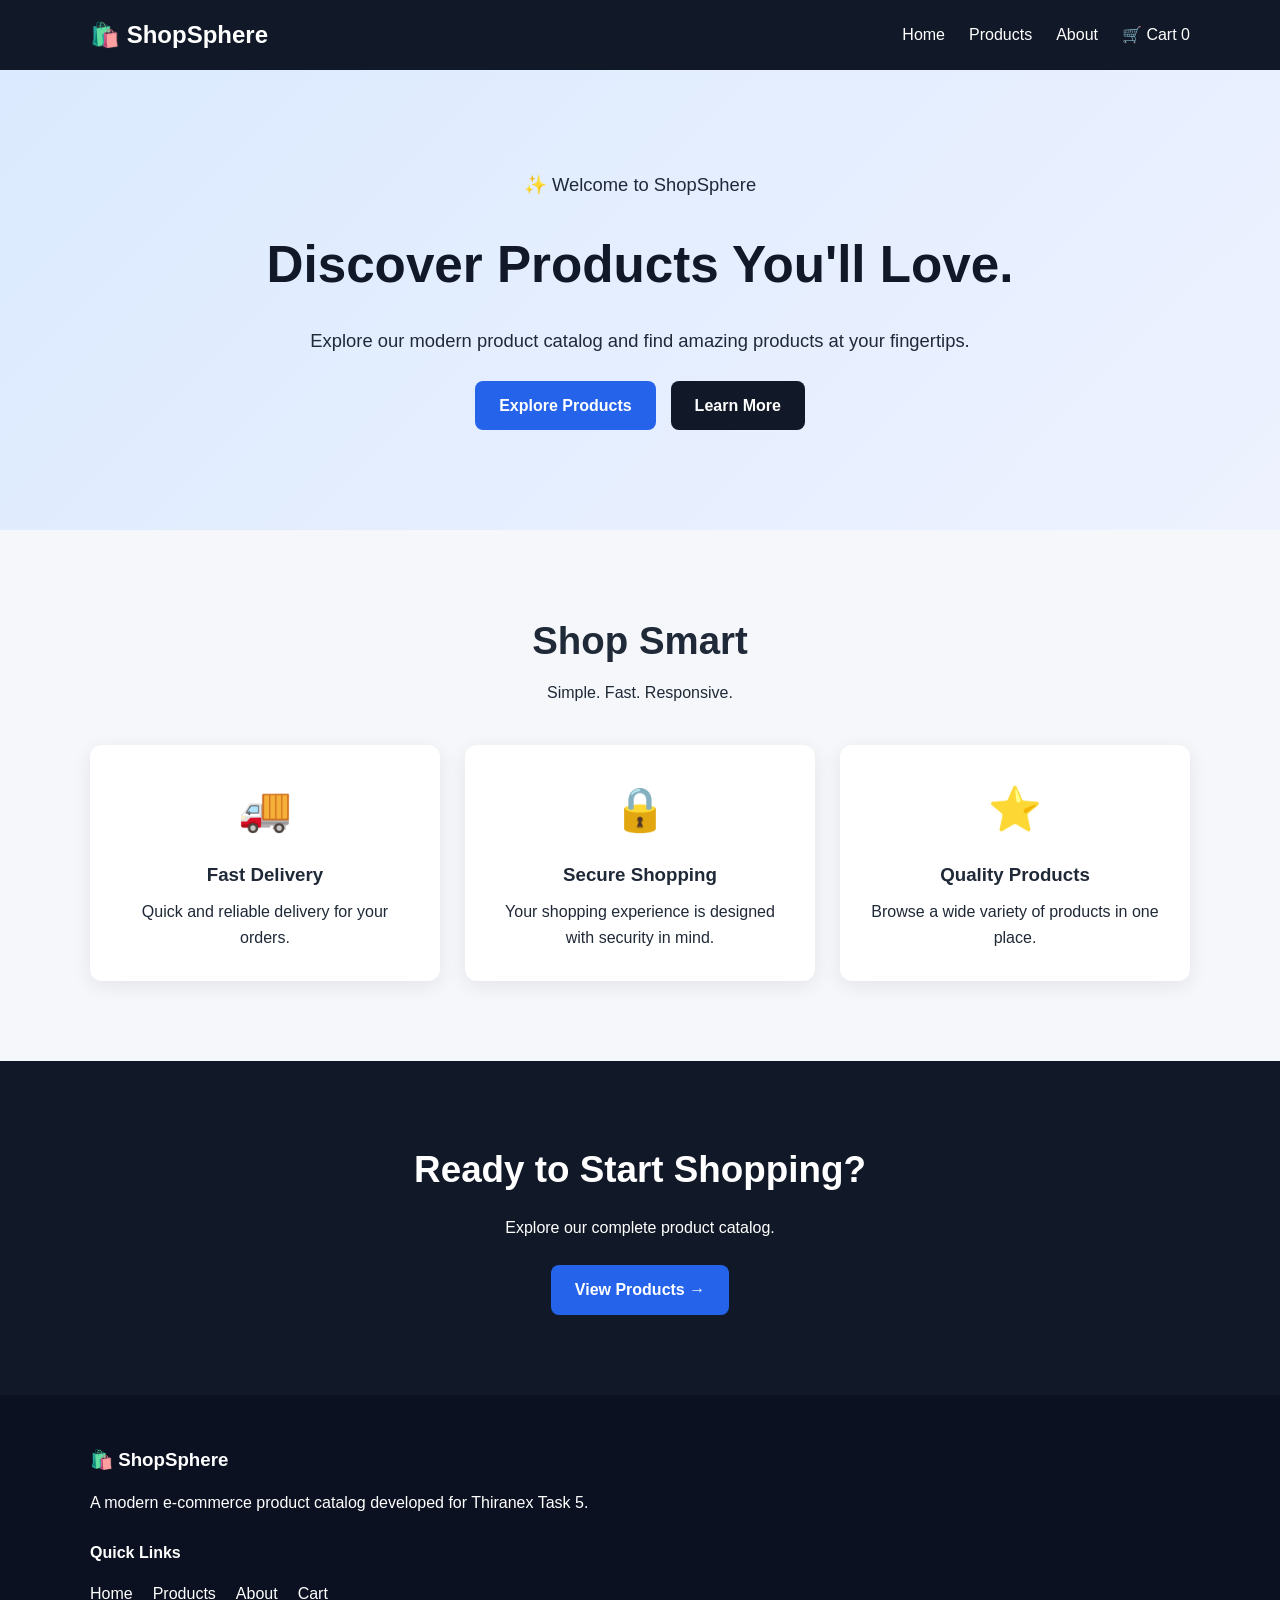
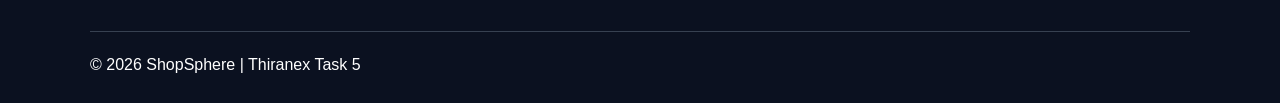
<file: index.html>
<!DOCTYPE html>
<html lang="en">
<head>
    <meta charset="UTF-8">
    <meta name="viewport" content="width=device-width, initial-scale=1.0">
    <meta name="description" content="ShopSphere - Modern E-Commerce Product Catalog">
    <title>ShopSphere | E-Commerce</title>
    <link rel="stylesheet" href="style.css">
</head>

<body>

<header class="header">
    <div class="container nav">
        <a href="index.html" class="logo">🛍️ ShopSphere</a>

        <nav class="nav-links">
            <a href="index.html">Home</a>
            <a href="product.html">Products</a>
            <a href="about.html">About</a>
            <a href="cart.html">🛒 Cart <span id="cart-count">0</span></a>
        </nav>

        <button class="menu-btn" onclick="toggleMenu()">☰</button>
    </div>

    <div class="mobile-menu" id="mobile-menu">
        <a href="index.html">Home</a>
        <a href="product.html">Products</a>
        <a href="about.html">About</a>
        <a href="cart.html">🛒 Cart</a>
    </div>
</header>

<main>

<section class="hero">
    <div class="container hero-content">
        <p class="welcome">✨ Welcome to ShopSphere</p>

        <h1>Discover Products You'll Love.</h1>

        <p>
            Explore our modern product catalog and find amazing
            products at your fingertips.
        </p>

        <div class="hero-buttons">
            <a href="product.html" class="btn">Explore Products</a>
            <a href="about.html" class="btn secondary-btn">Learn More</a>
        </div>
    </div>
</section>

<section class="features">
    <div class="container">
        <h2>Shop Smart</h2>
        <p class="section-subtitle">Simple. Fast. Responsive.</p>

        <div class="feature-grid">

            <div class="feature-card">
                <div class="feature-icon">🚚</div>
                <h3>Fast Delivery</h3>
                <p>Quick and reliable delivery for your orders.</p>
            </div>

            <div class="feature-card">
                <div class="feature-icon">🔒</div>
                <h3>Secure Shopping</h3>
                <p>Your shopping experience is designed with security in mind.</p>
            </div>

            <div class="feature-card">
                <div class="feature-icon">⭐</div>
                <h3>Quality Products</h3>
                <p>Browse a wide variety of products in one place.</p>
            </div>

        </div>
    </div>
</section>

<section class="cta">
    <div class="container">
        <h2>Ready to Start Shopping?</h2>
        <p>Explore our complete product catalog.</p>
        <a href="product.html" class="btn">View Products →</a>
    </div>
</section>

</main>

<footer class="footer">
    <div class="container">
        <h3>🛍️ ShopSphere</h3>

        <p>
            A modern e-commerce product catalog developed for
            Thiranex Task 5.
        </p>

        <h4>Quick Links</h4>

        <div class="footer-links">
            <a href="index.html">Home</a>
            <a href="product.html">Products</a>
            <a href="about.html">About</a>
            <a href="cart.html">Cart</a>
        </div>

        <p class="copyright">
            © 2026 ShopSphere | Thiranex Task 5
        </p>
    </div>
</footer>

<script>
function toggleMenu() {
    document.getElementById("mobile-menu").classList.toggle("show");
}

function updateCartCount() {
    const cart = JSON.parse(localStorage.getItem("cart")) || [];

    const count = cart.reduce(function(total, item) {
        return total + item.quantity;
    }, 0);

    const element = document.getElementById("cart-count");

    if (element) {
        element.textContent = count;
    }
}

updateCartCount();
</script>

</body>
</html>
</file>
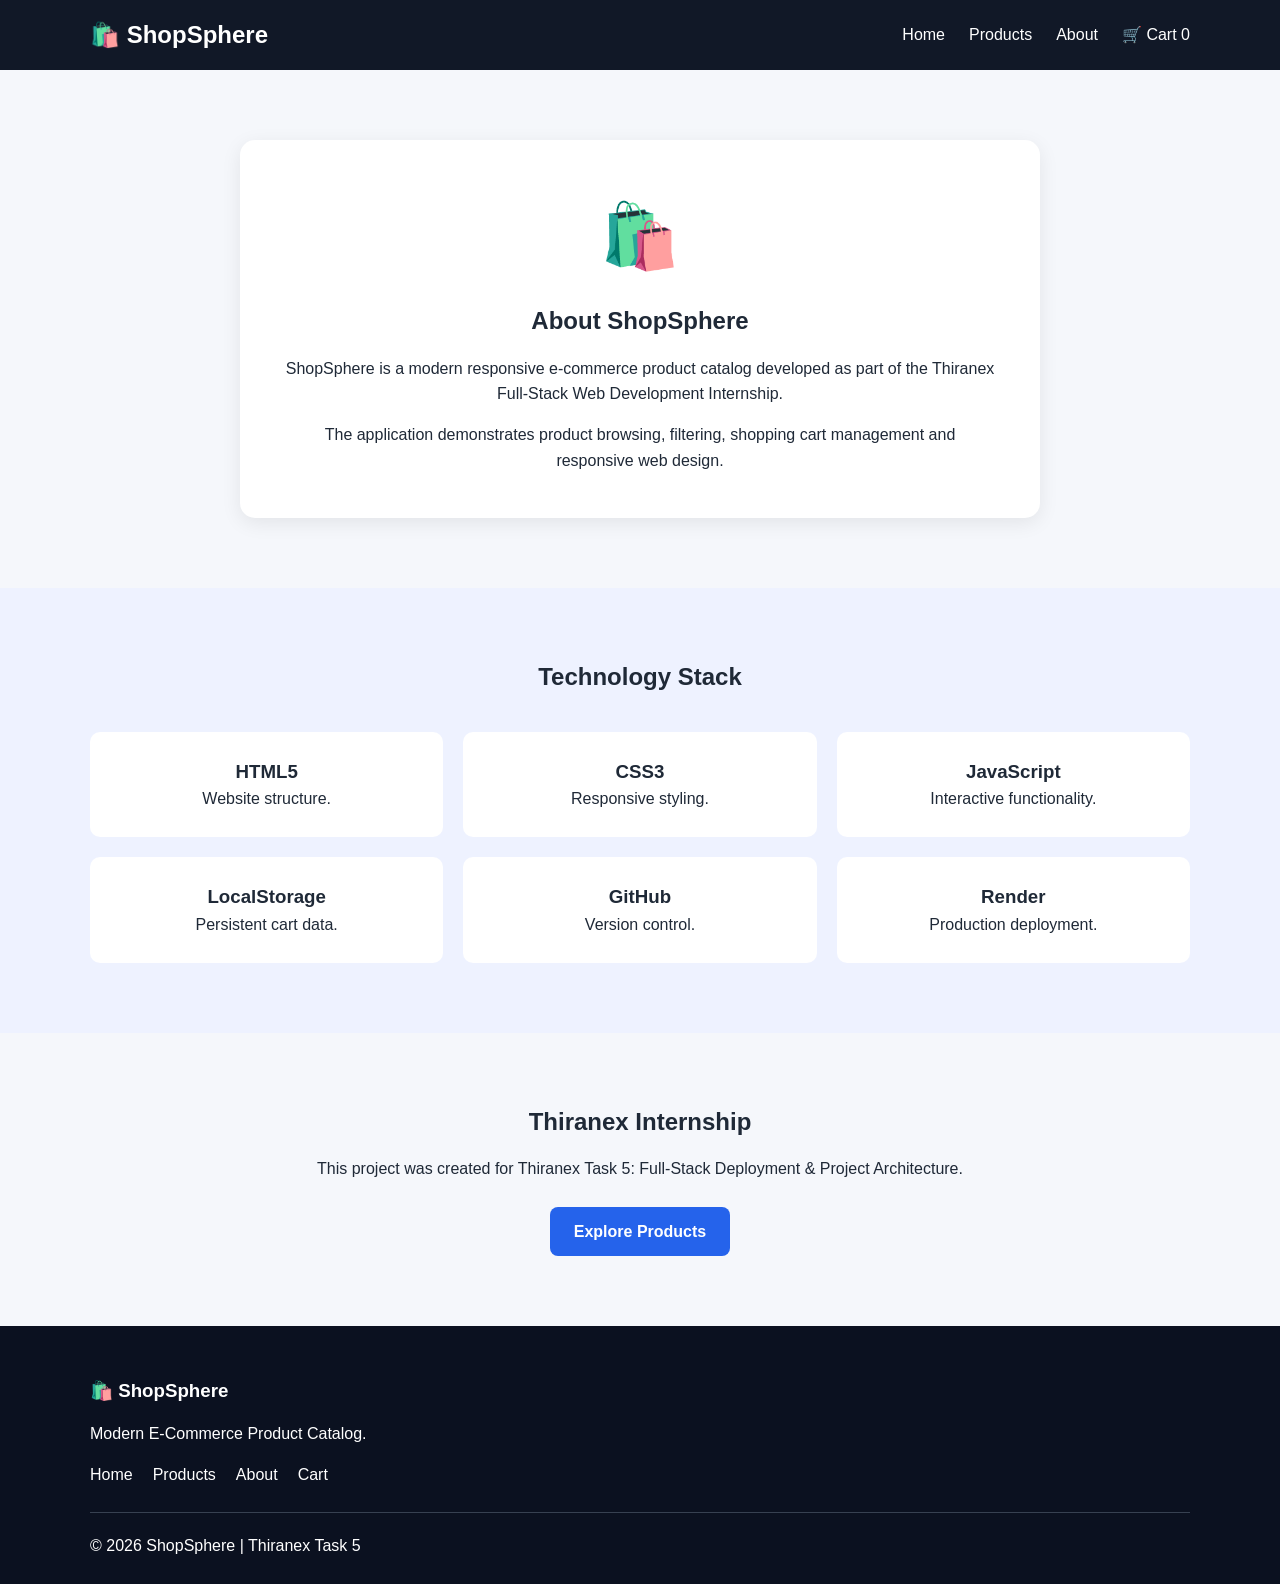
<file: about.html>
<!DOCTYPE html>
<html lang="en">
<head>

    <meta charset="UTF-8">

    <meta
        name="viewport"
        content="width=device-width, initial-scale=1.0"
    >

    <meta
        name="description"
        content="About ShopSphere"
    >

    <title>About | ShopSphere</title>

    <link rel="stylesheet" href="style.css">

</head>

<body>

<header class="header">

    <div class="container nav">

        <a href="index.html" class="logo">
            🛍️ ShopSphere
        </a>

        <nav class="nav-links">

            <a href="index.html">Home</a>
            <a href="product.html">Products</a>
            <a href="about.html">About</a>

            <a href="cart.html">
                🛒 Cart <span id="cart-count">0</span>
            </a>

        </nav>

        <button
            class="menu-btn"
            onclick="toggleMenu()"
        >
            ☰
        </button>

    </div>

    <div class="mobile-menu" id="mobile-menu">

        <a href="index.html">Home</a>
        <a href="product.html">Products</a>
        <a href="about.html">About</a>
        <a href="cart.html">🛒 Cart</a>

    </div>

</header>

<main>

<section class="about-section">

    <div class="container">

        <div class="about-card">

            <div class="about-icon">
                🛍️
            </div>

            <h1>About ShopSphere</h1>

            <p>
                ShopSphere is a modern responsive e-commerce
                product catalog developed as part of the
                Thiranex Full-Stack Web Development Internship.
            </p>

            <p>
                The application demonstrates product browsing,
                filtering, shopping cart management and
                responsive web design.
            </p>

        </div>

    </div>

</section>

<section class="tech-section">

    <div class="container">

        <h2>Technology Stack</h2>

        <div class="tech-grid">

            <div class="tech-card">
                <h3>HTML5</h3>
                <p>Website structure.</p>
            </div>

            <div class="tech-card">
                <h3>CSS3</h3>
                <p>Responsive styling.</p>
            </div>

            <div class="tech-card">
                <h3>JavaScript</h3>
                <p>Interactive functionality.</p>
            </div>

            <div class="tech-card">
                <h3>LocalStorage</h3>
                <p>Persistent cart data.</p>
            </div>

            <div class="tech-card">
                <h3>GitHub</h3>
                <p>Version control.</p>
            </div>

            <div class="tech-card">
                <h3>Render</h3>
                <p>Production deployment.</p>
            </div>

        </div>

    </div>

</section>

<section class="internship-card">

    <div class="container">

        <h2>Thiranex Internship</h2>

        <p>
            This project was created for Thiranex Task 5:
            Full-Stack Deployment & Project Architecture.
        </p>

        <a href="product.html" class="btn">
            Explore Products
        </a>

    </div>

</section>

</main>

<footer class="footer">

    <div class="container">

        <h3>🛍️ ShopSphere</h3>

        <p>Modern E-Commerce Product Catalog.</p>

        <div class="footer-links">

            <a href="index.html">Home</a>
            <a href="product.html">Products</a>
            <a href="about.html">About</a>
            <a href="cart.html">Cart</a>

        </div>

        <p class="copyright">
            © 2026 ShopSphere | Thiranex Task 5
        </p>

    </div>

</footer>

<script>

function toggleMenu() {
    document
        .getElementById("mobile-menu")
        .classList.toggle("show");
}

function updateCartCount() {

    const cart =
        JSON.parse(localStorage.getItem("cart")) || [];

    const count =
        cart.reduce(function(total, item) {
            return total + item.quantity;
        }, 0);

    document.getElementById("cart-count")
        .textContent = count;
}

updateCartCount();

</script>

</body>
</html>
</file>
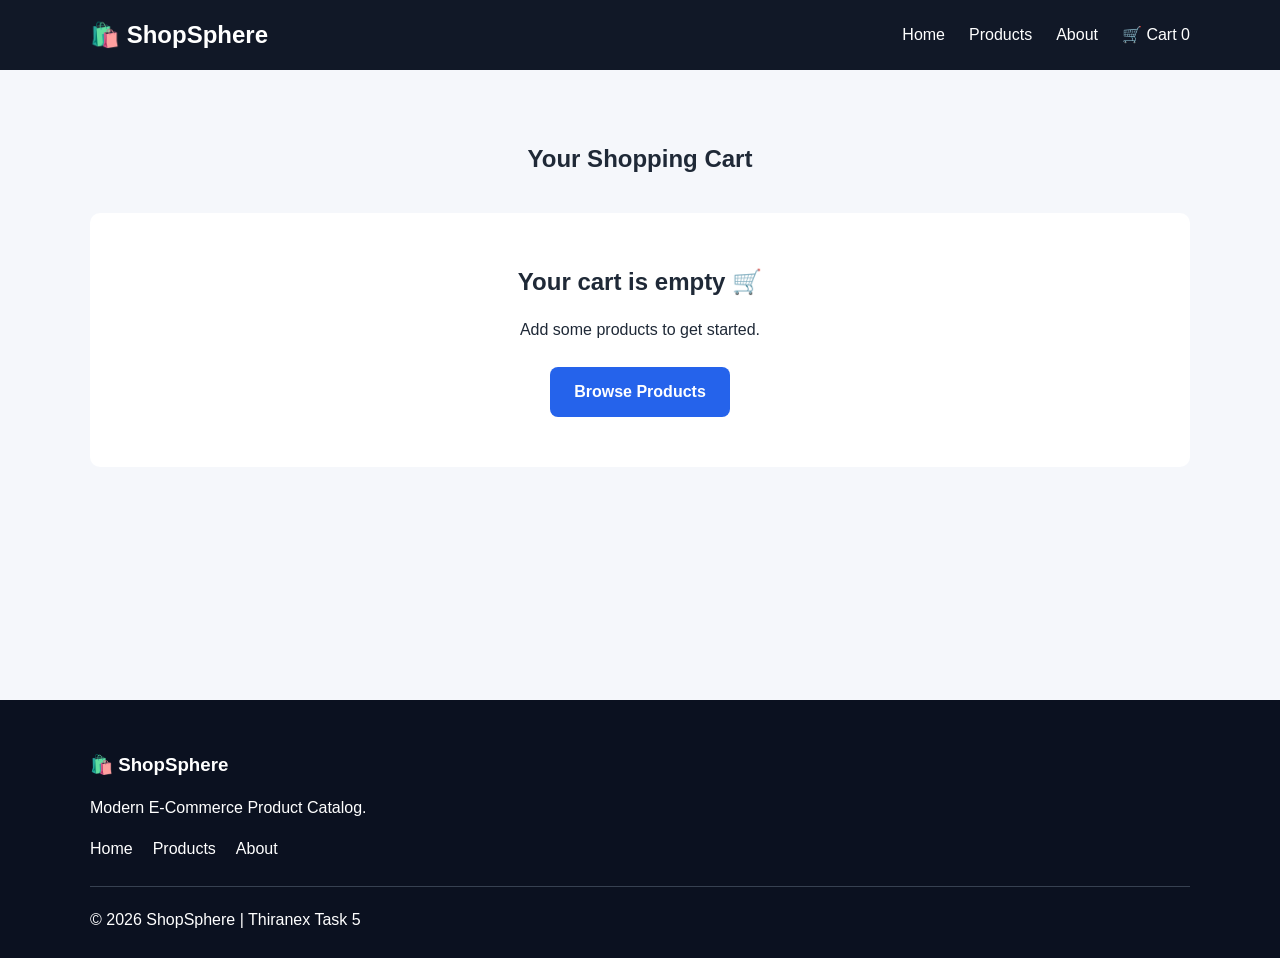
<file: cart.html>
<!DOCTYPE html>
<html lang="en">
<head>
    <meta charset="UTF-8">
    <meta name="viewport" content="width=device-width, initial-scale=1.0">
    <title>Cart | ShopSphere</title>
    <link rel="stylesheet" href="style.css">
</head>

<body>

<header class="header">

    <div class="container nav">

        <a href="index.html" class="logo">
            🛍️ ShopSphere
        </a>

        <nav class="nav-links">
            <a href="index.html">Home</a>
            <a href="product.html">Products</a>
            <a href="about.html">About</a>
            <a href="cart.html">
                🛒 Cart <span id="cart-count">0</span>
            </a>
        </nav>

        <button class="menu-btn" onclick="toggleMenu()">
            ☰
        </button>

    </div>

    <div class="mobile-menu" id="mobile-menu">
        <a href="index.html">Home</a>
        <a href="product.html">Products</a>
        <a href="about.html">About</a>
        <a href="cart.html">🛒 Cart</a>
    </div>

</header>

<main>

<section class="cart-section">

    <div class="container">

        <h1>Your Shopping Cart</h1>

        <div id="cart-container"></div>

        <div id="empty-cart" class="empty-cart">

            <h2>Your cart is empty 🛒</h2>

            <p>Add some products to get started.</p>

            <a href="product.html" class="btn">
                Browse Products
            </a>

        </div>

        <div id="cart-summary" class="cart-summary">

            <h2>Order Summary</h2>

            <p>
                <span>Items</span>
                <span id="total-items">0</span>
            </p>

            <p>
                <span>Total</span>
                <strong>₹<span id="total-price">0</span></strong>
            </p>

            <div class="cart-actions">

                <button
                    class="clear-cart-btn"
                    onclick="clearCart()"
                >
                    Clear Cart
                </button>

                <button
                    class="checkout-btn"
                    onclick="checkout()"
                >
                    Checkout
                </button>

            </div>

        </div>

    </div>

</section>

</main>

<footer class="footer">

    <div class="container">

        <h3>🛍️ ShopSphere</h3>

        <p>Modern E-Commerce Product Catalog.</p>

        <div class="footer-links">
            <a href="index.html">Home</a>
            <a href="product.html">Products</a>
            <a href="about.html">About</a>
        </div>

        <p class="copyright">
            © 2026 ShopSphere | Thiranex Task 5
        </p>

    </div>

</footer>

<script src="cart.js"></script>

</body>
</html>
</file>
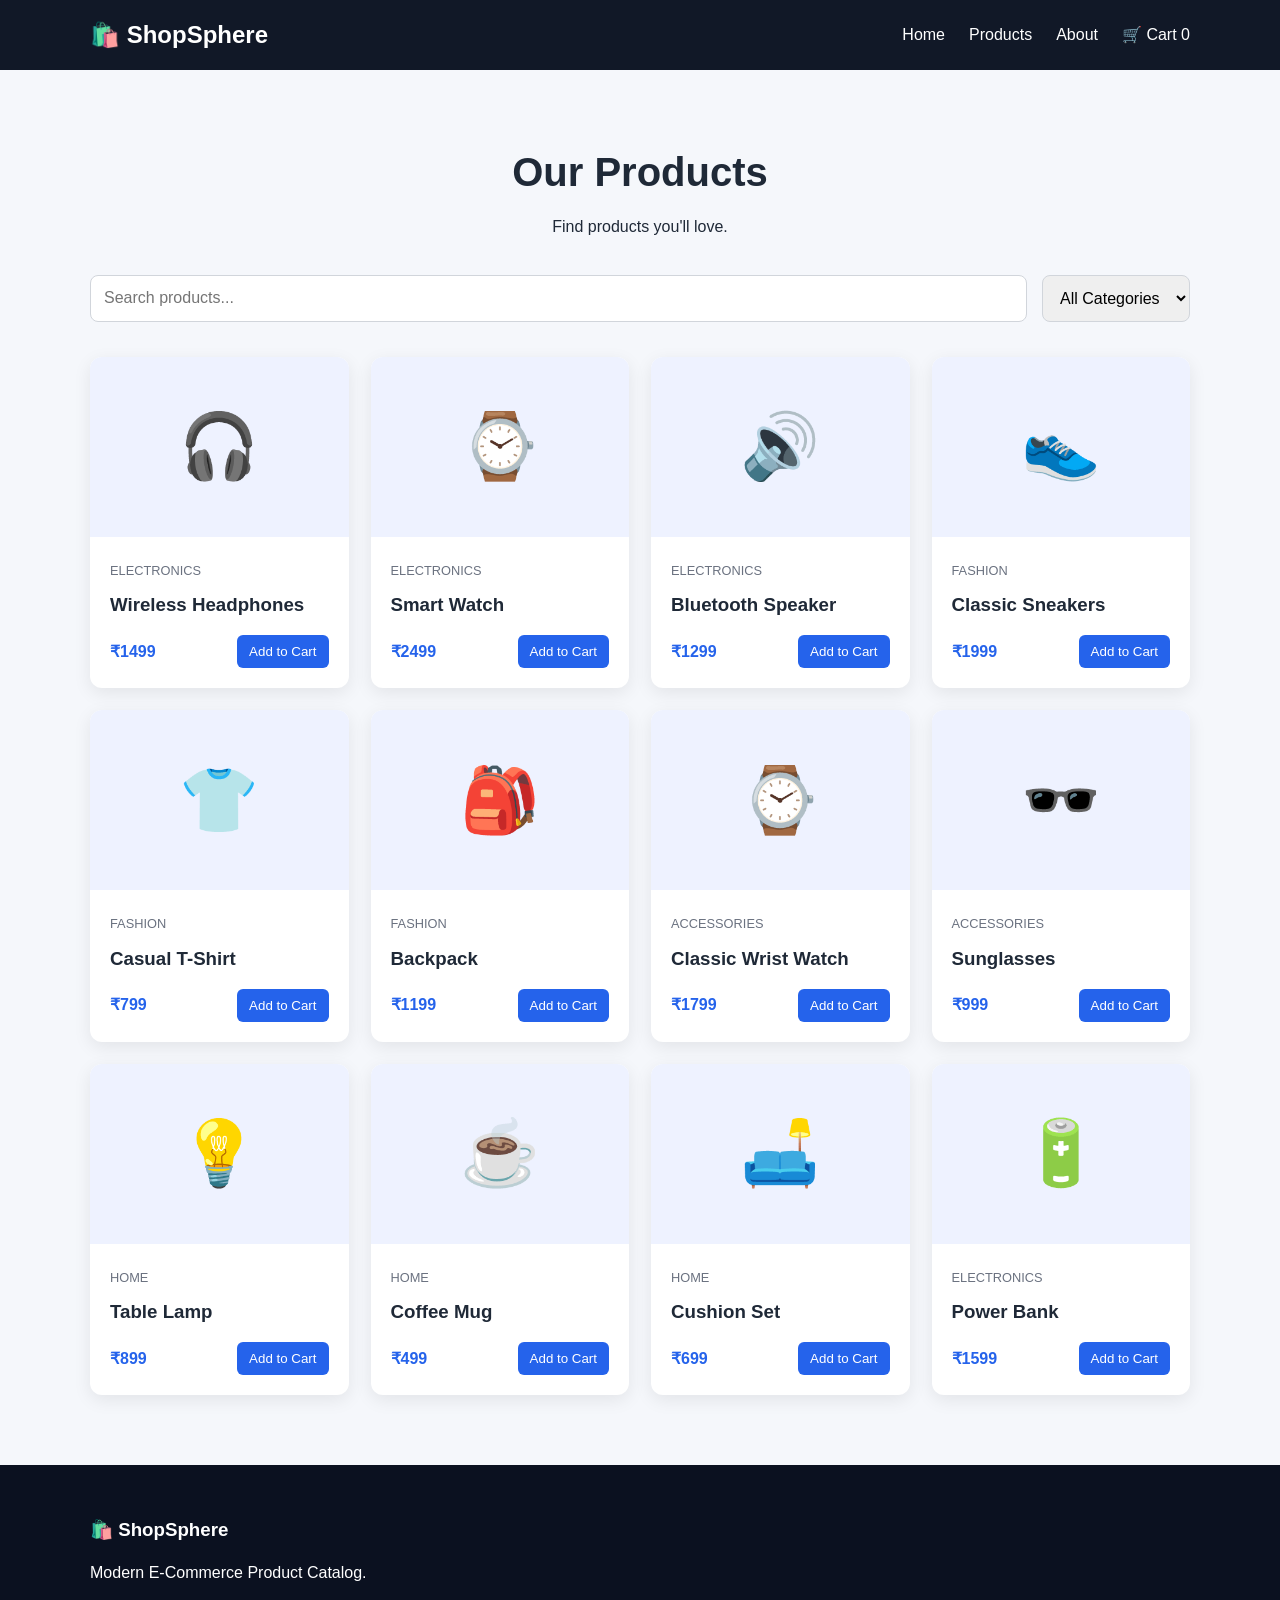
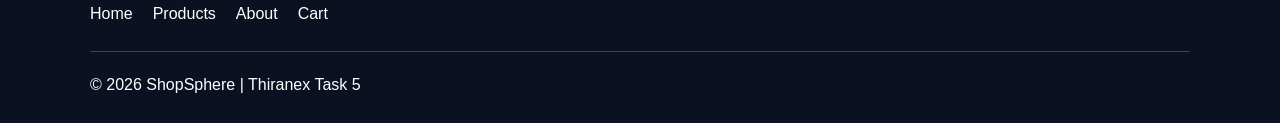
<file: product.html>
<!DOCTYPE html>
<html lang="en">
<head>
    <meta charset="UTF-8">
    <meta name="viewport" content="width=device-width, initial-scale=1.0">
    <meta name="description" content="ShopSphere Products">
    <title>Products | ShopSphere</title>
    <link rel="stylesheet" href="style.css">
</head>

<body>

<header class="header">
    <div class="container nav">

        <a href="index.html" class="logo">🛍️ ShopSphere</a>

        <nav class="nav-links">
            <a href="index.html">Home</a>
            <a href="product.html">Products</a>
            <a href="about.html">About</a>
            <a href="cart.html">
                🛒 Cart <span id="cart-count">0</span>
            </a>
        </nav>

        <button class="menu-btn" onclick="toggleMenu()">☰</button>
    </div>

    <div class="mobile-menu" id="mobile-menu">
        <a href="index.html">Home</a>
        <a href="product.html">Products</a>
        <a href="about.html">About</a>
        <a href="cart.html">🛒 Cart</a>
    </div>
</header>

<main>

<section class="products-section">
    <div class="container">

        <h1>Our Products</h1>
        <p class="products-subtitle">
            Find products you'll love.
        </p>

        <div class="product-controls">

            <input
                type="text"
                id="search-input"
                placeholder="Search products..."
                oninput="filterProducts()"
            >

            <select
                id="category-filter"
                onchange="filterProducts()"
            >
                <option value="all">All Categories</option>
                <option value="electronics">Electronics</option>
                <option value="fashion">Fashion</option>
                <option value="accessories">Accessories</option>
                <option value="home">Home</option>
            </select>

        </div>

        <div id="product-grid" class="product-grid"></div>

        <p id="no-results" class="no-results">
            No products found.
        </p>

    </div>
</section>

</main>

<footer class="footer">
    <div class="container">

        <h3>🛍️ ShopSphere</h3>

        <p>Modern E-Commerce Product Catalog.</p>

        <div class="footer-links">
            <a href="index.html">Home</a>
            <a href="product.html">Products</a>
            <a href="about.html">About</a>
            <a href="cart.html">Cart</a>
        </div>

        <p class="copyright">
            © 2026 ShopSphere | Thiranex Task 5
        </p>

    </div>
</footer>

<script src="product.js"></script>

</body>
</html>
</file>
<file: style.css>
* {
    margin: 0;
    padding: 0;
    box-sizing: border-box;
}

html {
    scroll-behavior: smooth;
}

body {
    font-family: Arial, Helvetica, sans-serif;
    background: #f5f7fb;
    color: #1f2937;
    line-height: 1.6;
}

a {
    text-decoration: none;
}

.container {
    width: 90%;
    max-width: 1100px;
    margin: auto;
}

/* HEADER */

.header {
    background: #111827;
    color: white;
    position: sticky;
    top: 0;
    z-index: 1000;
}

.nav {
    min-height: 70px;
    display: flex;
    align-items: center;
    justify-content: space-between;
}

.logo {
    color: white;
    font-size: 1.5rem;
    font-weight: bold;
}

.nav-links {
    display: flex;
    align-items: center;
    gap: 24px;
}

.nav-links a {
    color: white;
    font-weight: 500;
}

.nav-links a:hover {
    color: #60a5fa;
}

.menu-btn {
    display: none;
    background: transparent;
    color: white;
    border: none;
    font-size: 1.8rem;
}

.mobile-menu {
    display: none;
    flex-direction: column;
    padding: 15px 5%;
    background: #111827;
}

.mobile-menu a {
    color: white;
    padding: 10px 0;
}

.mobile-menu.show {
    display: flex;
}

/* HERO */

.hero {
    padding: 100px 0;
    background: linear-gradient(
        135deg,
        #dbeafe,
        #eef2ff
    );
}

.hero-content {
    text-align: center;
}

.welcome {
    font-size: 1.1rem;
    margin-bottom: 15px;
}

.hero h1 {
    color: #111827;
    font-size: 3.2rem;
    margin-bottom: 20px;
}

.hero p {
    max-width: 700px;
    margin: 0 auto 25px;
    font-size: 1.15rem;
}

.hero-buttons {
    display: flex;
    justify-content: center;
    gap: 15px;
    flex-wrap: wrap;
}

/* BUTTON */

.btn {
    display: inline-block;
    background: #2563eb;
    color: white;
    padding: 12px 24px;
    border-radius: 8px;
    font-weight: bold;
    border: none;
    cursor: pointer;
}

.btn:hover {
    background: #1d4ed8;
}

.secondary-btn {
    background: #111827;
}

.secondary-btn:hover {
    background: #374151;
}

/* FEATURES */

.features {
    padding: 80px 0;
}

.features h2 {
    text-align: center;
    font-size: 2.4rem;
}

.section-subtitle {
    text-align: center;
    margin-top: 8px;
}

.feature-grid {
    display: grid;
    grid-template-columns: repeat(3, 1fr);
    gap: 25px;
    margin-top: 40px;
}

.feature-card {
    background: white;
    padding: 30px;
    text-align: center;
    border-radius: 12px;
    box-shadow: 0 5px 20px rgba(0,0,0,0.08);
}

.feature-icon {
    font-size: 2.7rem;
    margin-bottom: 15px;
}

.feature-card h3 {
    margin-bottom: 10px;
}

/* CTA */

.cta {
    padding: 80px 0;
    background: #111827;
    color: white;
    text-align: center;
}

.cta h2 {
    font-size: 2.3rem;
    margin-bottom: 15px;
}

.cta p {
    margin-bottom: 25px;
}

/* FOOTER */

.footer {
    background: #0b1120;
    color: white;
    padding: 50px 0 25px;
}

.footer h3 {
    margin-bottom: 15px;
}

.footer h4 {
    margin-top: 25px;
}

.footer-links {
    display: flex;
    gap: 20px;
    flex-wrap: wrap;
    margin: 15px 0 25px;
}

.footer-links a {
    color: white;
}

.footer-links a:hover {
    color: #60a5fa;
}

.copyright {
    border-top: 1px solid #374151;
    padding-top: 20px;
    margin-top: 20px;
}

/* PRODUCTS */

.products-section {
    padding: 70px 0;
    min-height: 70vh;
}

.products-section h1 {
    text-align: center;
    font-size: 2.5rem;
}

.products-subtitle {
    text-align: center;
    margin: 10px 0 35px;
}

.product-controls {
    display: flex;
    gap: 15px;
    margin-bottom: 35px;
}

.product-controls input,
.product-controls select {
    padding: 13px;
    border: 1px solid #d1d5db;
    border-radius: 8px;
    font-size: 1rem;
}

.product-controls input {
    flex: 1;
}

.product-grid {
    display: grid;
    grid-template-columns: repeat(4, 1fr);
    gap: 22px;
}

.product-card {
    background: white;
    border-radius: 12px;
    overflow: hidden;
    box-shadow: 0 5px 18px rgba(0,0,0,0.08);
}

.product-image {
    height: 180px;
    background: #eef2ff;
    display: flex;
    justify-content: center;
    align-items: center;
    font-size: 4rem;
}

.product-info {
    padding: 20px;
}

.product-category {
    color: #6b7280;
    font-size: 0.8rem;
    text-transform: uppercase;
}

.product-info h3 {
    margin: 8px 0 15px;
}

.product-bottom {
    display: flex;
    justify-content: space-between;
    align-items: center;
    gap: 10px;
}

.product-bottom strong {
    color: #2563eb;
}

.add-cart-btn {
    background: #2563eb;
    color: white;
    border: none;
    border-radius: 6px;
    padding: 9px 12px;
    cursor: pointer;
}

.no-results {
    display: none;
    text-align: center;
    padding: 30px;
}

/* CART */

.cart-section {
    padding: 70px 0;
    min-height: 70vh;
}

.cart-section h1 {
    text-align: center;
    margin-bottom: 35px;
}

.cart-item {
    background: white;
    padding: 20px;
    margin-bottom: 15px;
    border-radius: 10px;
    display: grid;
    grid-template-columns: 90px 1fr auto;
    gap: 20px;
    align-items: center;
    box-shadow: 0 4px 15px rgba(0,0,0,0.07);
}

.cart-item-image {
    width: 80px;
    height: 80px;
    background: #eef2ff;
    border-radius: 8px;
    display: flex;
    align-items: center;
    justify-content: center;
    font-size: 2.3rem;
}

.quantity-controls {
    display: flex;
    align-items: center;
    gap: 12px;
    margin-top: 10px;
}

.quantity-controls button {
    width: 32px;
    height: 32px;
    border: none;
    border-radius: 5px;
    background: #2563eb;
    color: white;
    cursor: pointer;
}

.cart-item-total {
    text-align: right;
}

.remove-item-btn {
    margin-top: 10px;
    background: #dc2626;
    color: white;
    border: none;
    padding: 8px 12px;
    border-radius: 5px;
    cursor: pointer;
}

.cart-summary {
    background: white;
    padding: 25px;
    border-radius: 10px;
    margin-top: 30px;
    box-shadow: 0 4px 15px rgba(0,0,0,0.07);
}

.cart-summary p {
    display: flex;
    justify-content: space-between;
    margin: 10px 0;
}

.cart-actions {
    display: flex;
    gap: 15px;
    margin-top: 20px;
}

.clear-cart-btn,
.checkout-btn {
    padding: 12px 20px;
    border: none;
    border-radius: 7px;
    color: white;
    cursor: pointer;
}

.clear-cart-btn {
    background: #dc2626;
}

.checkout-btn {
    background: #16a34a;
}

.empty-cart {
    text-align: center;
    padding: 50px;
    background: white;
    border-radius: 10px;
}

.empty-cart p {
    margin: 15px 0 25px;
}

/* ABOUT */

.about-section {
    padding: 70px 0;
}

.about-card {
    max-width: 800px;
    margin: auto;
    background: white;
    padding: 45px;
    border-radius: 15px;
    text-align: center;
    box-shadow: 0 5px 20px rgba(0,0,0,0.08);
}

.about-card h1 {
    margin-bottom: 15px;
}

.about-card p {
    margin-top: 15px;
}

.about-icon {
    font-size: 4rem;
    margin-bottom: 15px;
}

.tech-section {
    padding: 70px 0;
    background: #eef2ff;
}

.tech-section h2 {
    text-align: center;
    margin-bottom: 35px;
}

.tech-grid {
    display: grid;
    grid-template-columns: repeat(3, 1fr);
    gap: 20px;
}

.tech-card {
    background: white;
    padding: 25px;
    border-radius: 10px;
    text-align: center;
}

.internship-card {
    padding: 70px 0;
    text-align: center;
}

.internship-card h2 {
    margin-bottom: 15px;
}

.internship-card p {
    margin-bottom: 25px;
}

/* MOBILE */

@media (max-width: 900px) {

    .product-grid {
        grid-template-columns: repeat(2, 1fr);
    }

    .feature-grid,
    .tech-grid {
        grid-template-columns: 1fr;
    }
}

@media (max-width: 700px) {

    .nav-links {
        display: none;
    }

    .menu-btn {
        display: block;
    }

    .hero {
        padding: 70px 0;
    }

    .hero h1 {
        font-size: 2.3rem;
    }

    .product-controls {
        flex-direction: column;
    }

    .product-grid {
        grid-template-columns: 1fr;
    }

    .cart-item {
        grid-template-columns: 70px 1fr;
    }

    .cart-item-total {
        grid-column: 1 / -1;
        text-align: left;
    }

    .cart-actions {
        flex-direction: column;
    }

    .about-card {
        padding: 30px 20px;
    }
}
</file>
